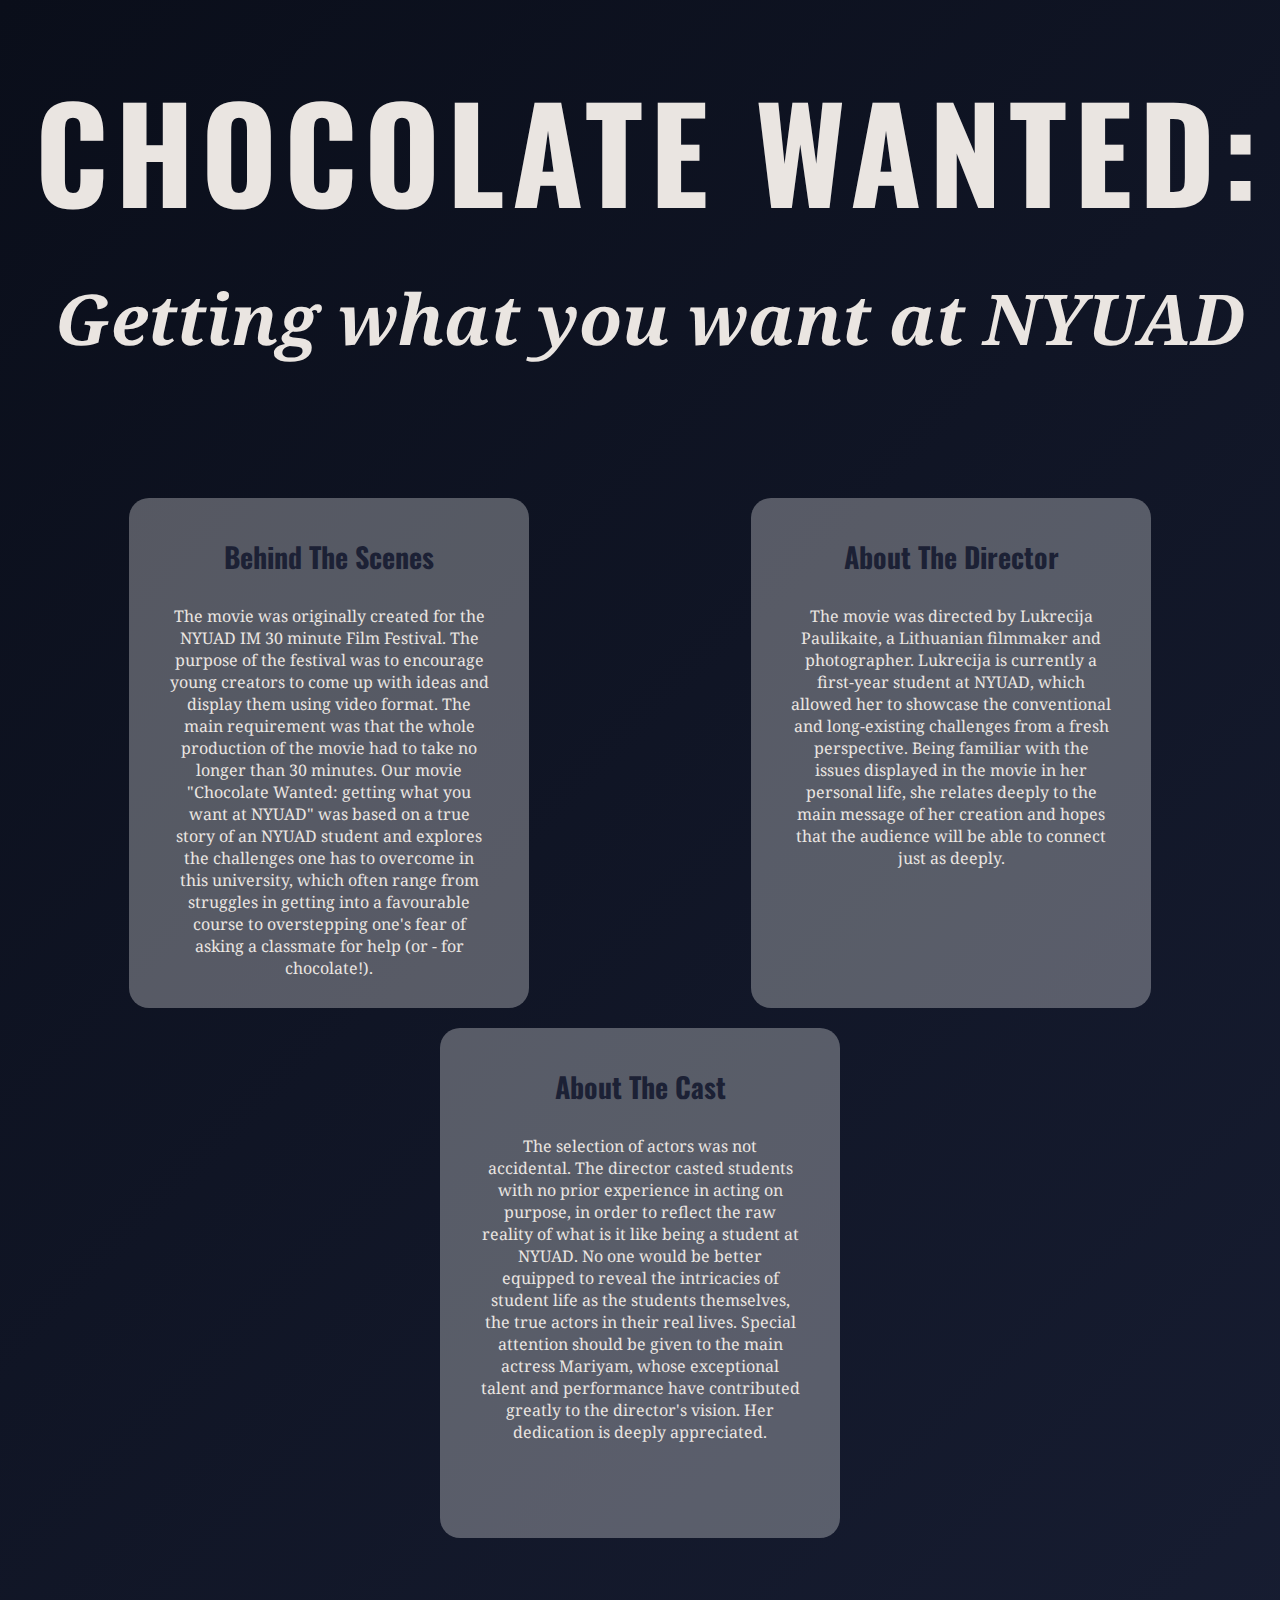
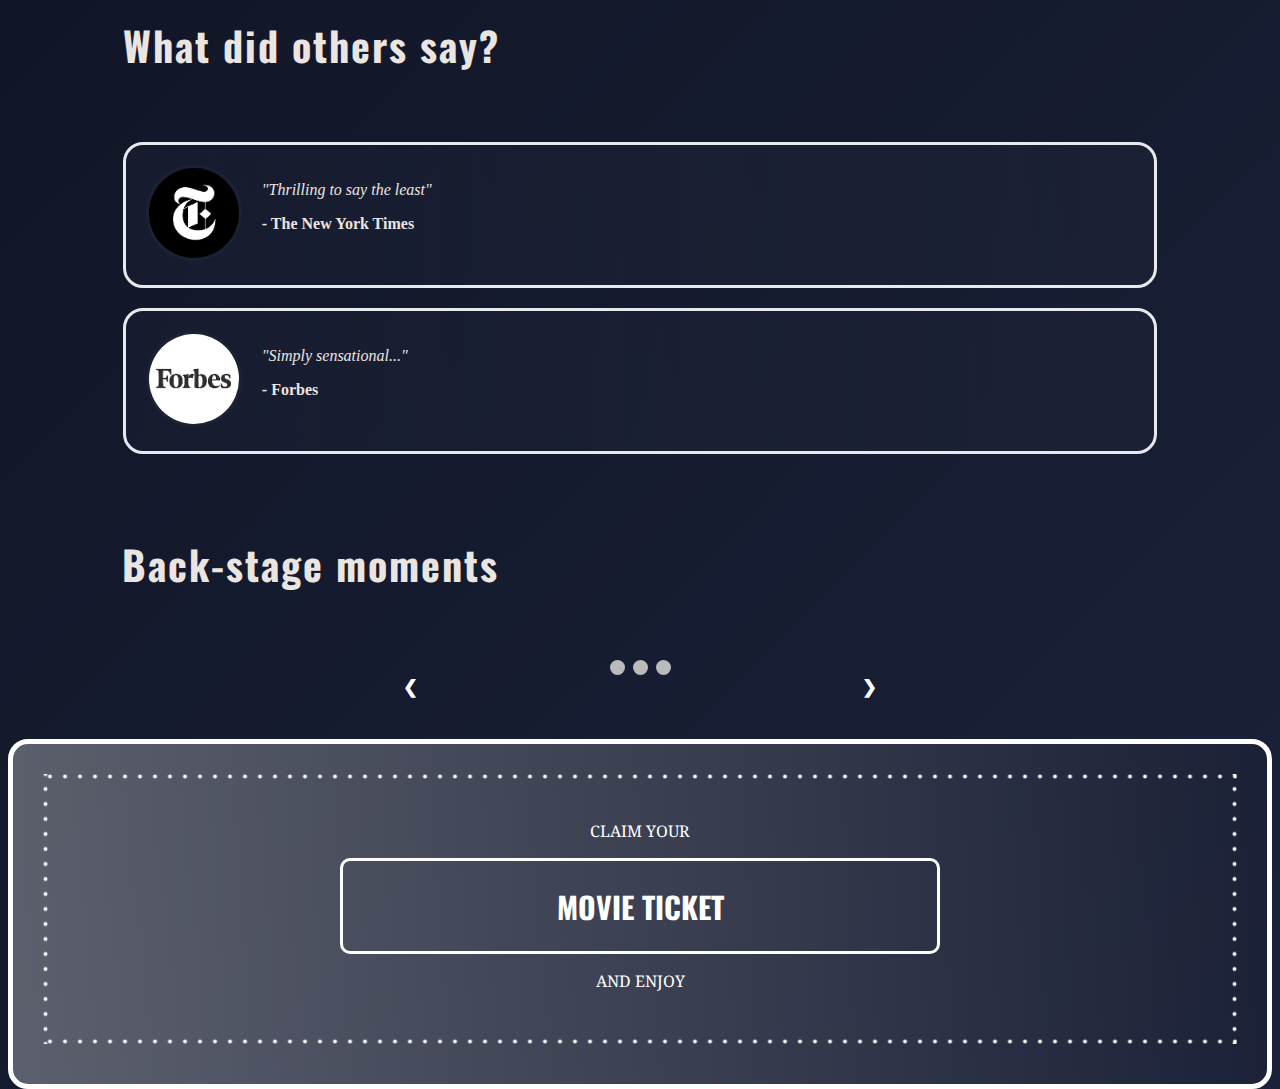
<file: index.html>
<html> 
    <head>
        <meta charset="utf-8">
        <title>30FF</title>
        <link rel="stylesheet" href="CSS/style.css"/>
        <link href="https://fonts.googleapis.com/css2?family=Noto+Serif&family=Oswald:wght@500&display=swap" rel="stylesheet">
    </head>
<body>

<script src="JS/script.js"></script>    

<div class="animated-background">
    
    <main>
 
         <div class="title">
             <h1> Chocolate Wanted: </h1>
             <h2>  Getting what you want at NYUAD </h2>
         </div>

           
<!-- 3 boxes (Behind the scenes, director and cast) -->
         <div class="content-container">
                <div class="content-item">
                    <h3> Behind The Scenes</h3>
                    <p class="content-container-text"> The movie was originally created for the NYUAD IM 30 minute Film Festival. The purpose of the festival was to encourage young creators to come up with ideas and display them using video format. The main requirement was that the whole production of the movie had to take no longer than 30 minutes. Our movie "Chocolate Wanted: getting what you want at NYUAD" was based on a true story of an NYUAD student and explores the challenges one has to overcome in this university, which often range from struggles in getting into a favourable course to overstepping one's fear of asking a classmate for help (or - for chocolate!).</p>
                 </div>

                 <div class="content-item">
                  <h3> About The Director</h3>
                  <p class="content-container-text"> The movie was directed by Lukrecija Paulikaite, a Lithuanian filmmaker and photographer. Lukrecija is currently a first-year student at NYUAD, which allowed her to showcase the conventional and long-existing challenges from a fresh perspective. Being familiar with the issues displayed in the movie in her personal life, she relates deeply to the main message of her creation and hopes that the audience will be able to connect just as deeply. </p>
                 </div>

                 <div class="content-item">
                     <h3> About The Cast</h3>
                     <p class="content-container-text"> The selection of actors was not accidental. The director casted students with no prior experience in acting on purpose, in order to reflect the raw reality of what is it like being a student at NYUAD. No one would be better equipped to reveal the intricacies of student life as the students themselves, the true actors in their real lives. Special attention should be given to the main actress Mariyam, whose exceptional talent and performance have contributed greatly to the director's vision. Her dedication is deeply appreciated. </p>
                  </div>
         </div>

<!-- Review boxes -->
         <div class="review-box">
                <h5> What did others say? </h5>
             <div class="review">
                 <!-- for avatar images, taken from: https://www.w3schools.com/howto/howto_css_testimonials.asp -->
                 <img src="Images/new-york-times.png" alt="avatar" style="width: 90px">
                 <blockquote> "Thrilling to say the least"</blockquote>
                    <b class="response-author"> - The New York Times</b>
            
             </div>
             <div class="review">
                 <img src="Images/forbes.png" alt="avatar" style="width: 90px">
                 <blockquote> "Simply sensational..."</blockquote>
                 <b class="response-author"> - Forbes</b>
             </div>
          </div>

<!-- Slideshow -->
          <h5 class="slideshow-box-title"> Back-stage moments</h5>
          <!--Slideshow, taken from:https://www.w3schools.com/howto/howto_js_slideshow.asp -->
        <div class="slideshow-box">
             <!-- Full-width images with number and caption text -->
        <div class="Slide fade">
                 <div class="slide-index">1 / 3</div>
                 <img src="Images/the-cast.JPG" style="width:30%">
                  <div class="slide-text">The Team</div>
              </div>
  
             <div class="Slide fade">
                 <div class="slide-index">2 / 3</div>
                 <img src="Images/the-director.jpg" style="width:30%">
                  <div class="slide-text">The Director</div>
              </div>
  
             <div class="Slide fade">
                  <div class="slide-index">3 / 3</div>
                  <img src="Images/support-system.JPG" style="width:30%">
                  <div class="slide-text">The Support</div>
            </div>

             <!-- Next and previous buttons -->
            <a class="prev" onclick="showSlides(-1)">&#10094;</a>
            <a class="next" onclick="showSlides(1)">&#10095;</a>
        </div>


        <!-- The dots/circles -->
        <div style="text-align:center">
            <span class="dot" onclick="showSlides(1)"></span>
            <span class="dot" onclick="showSlides(2)"></span>
            <span class="dot" onclick="showSlides(3)"></span>
        </div>

<!-- The movie ticket -->
        <div class= "movie-ticket">
                 <div class="movie-ticket-inside">
                        <p class="movie-ticket-p"> CLAIM YOUR</p>
                     <button class="movie-ticket-button"><a href="html/movie.html"><h4> MOVIE TICKET</h4></a>
                     </button>
                     <p class="movie-ticket-p"> AND ENJOY</p>
                  </div>
             </div>

         </div>
     </main>

</div>
</body>
   
  
</html>
</file>
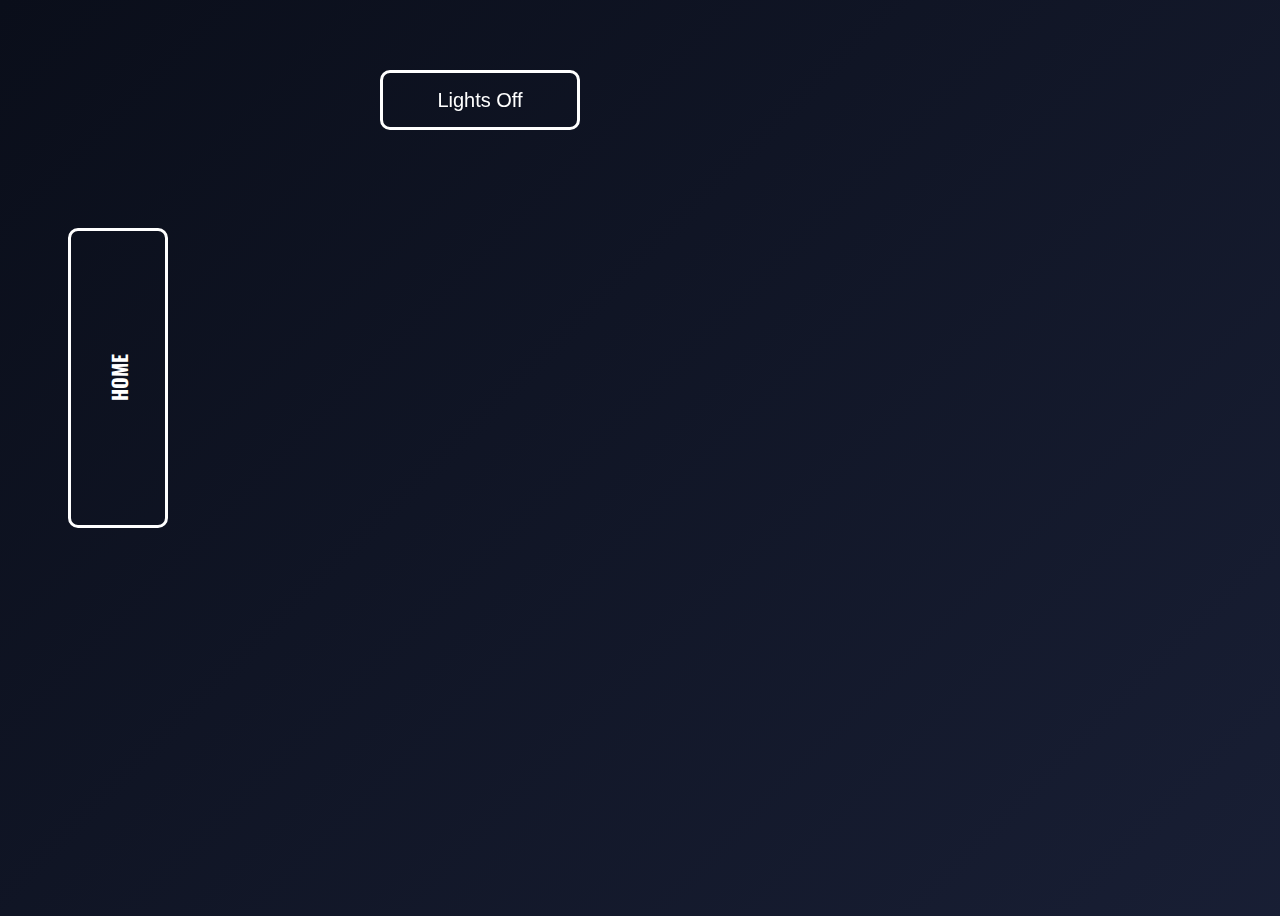
<file: html/movie.html>
<!DOCTYPE html>
<html> 
    <head>
        <meta charset="utf-8">
        <title>Movie</title>
        <link rel="stylesheet" href="../CSS/style.css"/>
        <link rel="stylesheet" href="../CSS/movie.css">
        <link href="https://fonts.googleapis.com/css2?family=Noto+Serif&family=Oswald:wght@500&display=swap" rel="stylesheet">
    </head>
<body>
<!-- Home button -->
    <button class="home-button"><a href="../index.html"> <span><h4> HOME</h4></span></a>
    </button>

<div class="animated-background"></div>

<!-- <button class="lights-off"> Lights Off</button> --> 
 <div class="video-container">
<!-- Lights on/off for the vide, taken from:  https://vm.tiktok.com/ZMFd1JpUd/ -->
    <button class="lights-off">Lights Off</button>
    <iframe width="900" height="506" src="https://www.youtube.com/embed/bPmylunPlMM" title="YouTube video player" frameborder="0" allow="accelerometer; autoplay; clipboard-write; encrypted-media; gyroscope; picture-in-picture" allowfullscreen></iframe>
            <div class="overlay"></div>  
 </div>

</body>
<script src="../JS/movie.js"></script>
</html>
</file>
<file: CSS/style.css>
/* Defining fonts */
h1{
    font-family: 'Oswald', sans-serif; 
    font-size: 130px;
    text-transform: uppercase;
    margin-top: 0px;
    margin-bottom: 50px;
    margin-left: 20px;
    letter-spacing: 7px;
    line-height: 95%;
    color: #EAE5E1;
}
h2{
    font-family: 'Noto Serif', serif;
    font-style: italic;  
    font-size: 70px;
    color: #EAE5E1; 
    margin-left: 20px;
}

h3{
    font-family: 'Oswald', sans-serif;
    color:#1C2135;
    font-size: 28px;
}

h4{
    font-family: 'Oswald', sans-serif;
}

h5{
    margin-left: 20px;
    display: block;
    font-family: 'Oswald', sans-serif;
    font-size: 40px;
    padding-top: 0px;
    letter-spacing: 2px;
    color: #EAE5E1;
}

p{
    font-family: 'Noto Serif', serif;
}



body {
  /* animated background, taken from: https://codepen.io/P1N2O/pen/pyBNzX */
    background: linear-gradient(-45deg, #515A82, #353D60, #1D243D, #0A0E1A);
	background-size: 400% 400%;
	animation: gradient 10s ease infinite;
	height: 100vh;
}

@keyframes gradient {
	0% {
		background-position: 0% 50%;
	}
	50% {
		background-position: 100% 50%;
	}
	100% {
		background-position: 0% 50%;
	}
}


/* Review boxes */
.review-box{
margin: auto;
width: 85%;
padding-top: 0px;
}

.review{
    height: 100px;
    background: linear-gradient( 90deg, rgba(28, 33, 53,0.4), rgba(28,33,53,0.8)) ;
    margin: 20px;
    text-align: left;
    padding-top: 20px;
    padding-left: 20px;
    padding-bottom: 20px;
    border-radius: 20px;
    border: solid 3px #E7E9EE;
    transition: ease-in 0.5s;
}

.review:hover{
    box-shadow: 0 0 20px rgb(255, 255, 255);
}

blockquote{
    font-style: italic;
    color: #EAE5E1;
}

.response-author{
    font-weight: bold;
    color: #EAE5E1;
}

.review img{
    float: left;
    margin-right: 20px;
    border-radius: 50%;
    border: solid 3px #1C2135;
}

/* Movie ticket styling */

.movie-ticket{
    border: 5px solid white;
    padding: 20px;
    text-align: center;
    margin: 60px 0px 20px 0px;
    height: 300px;
    border-radius: 20px;
    background: linear-gradient( 90deg, rgba(255,255,255,0.3), rgba(28,33,53,0.5)) ;
}

.movie-ticket-p{
    color: white;
}

/* for dotted lines, taken from: https://stackoverflow.com/questions/6250394/how-to-increase-space-between-dotted-border-dots*/
.movie-ticket-inside{
    text-align: center;
    padding-top: 30px;
    background-image:
        radial-gradient(circle at 2.5px, #fff 1.25px, rgba(255,255,255,0) 2.5px),
        radial-gradient(circle, #fff 1.25px, rgba(255,255,255,0) 2.5px),
        radial-gradient(circle at 2.5px, #fff 1.25px, rgba(255,255,255,0) 2.5px),
        radial-gradient(circle, #fff 1.25px, rgba(255,255,255,0) 2.5px);
    background-position: top, right, bottom, left;
    background-size: 15px 5px, 5px 15px;
    background-repeat: repeat-x, repeat-y;
    margin: 10px;
    height: 240px;
    }

/* button animation, taken from: https://vm.tiktok.com/ZMFJtQtUt/ */
.movie-ticket-button{
    width: 600px;
    height: 40%;
    text-align: center;
    font-size: 30px;
    padding: 0px;
    line-height: 40%;
    background: transparent;
    border-radius: 10px;
    border: 3px solid white;
    cursor: pointer;
    box-shadow: 0 0 0 white;
    transition: ease-in .5s;
}

a{
    color: white;
    text-decoration: none;
    transition: ease-in .5s;
}

.movie-ticket-button:hover{
    box-shadow: 0 0 20px rgb(255, 255, 255),
    inset 600px 0 #fff;
}

.movie-ticket-button:hover a{
    color: rgb(38, 38, 38)
}

/* For the 3 boxes (Behind the scenes, director and cast) */
.content-container{
    display:flex;
    /* to style boxes along the main axis*/
    justify-content: space-around;
    /* to wrap boxes in different order instead of shrinking them*/
    flex-wrap: wrap;
    padding-right: 10px;
    padding-left: 10px;
    margin-bottom: 20px;
    
}

.content-item{
    transition: ease-in 0.5s;
    width: 400px;
    margin: 10px;
    height: 500px;
    padding-top: 10px;
    background-color: rgb(213, 213, 213);
    border-radius: 20px;
    text-align: center;
    background: rgba(255, 255, 255, 0.3)
}

.content-item:hover{
    background: linear-gradient( 0deg, rgba(255,255,255,0.3), rgba(255,255,255,0.6));
    
}
    

.content-container-text{
    color: #EAE5E1;
    padding: 0px 40px 10px 40px;
}

.title{
    width: 100%;
    height: 400px;
    position: relative;
    margin: auto;
    text-align: center;
    padding-top: 80px;

}

.slideshow-box-title{
    margin-left: 9%;
    margin-top: 80px;
}

/* Slideshow, taken from https://www.w3schools.com/howto/howto_js_slideshow.asp */
.slideshow-box{
    position: relative;
    margin: auto;
    margin-top: 60px;
    box-sizing: border-box;
    text-align: center;
    
}

/* Hide the images by default */
.Slide {
   display: none;
   margin: auto;
   padding: 0px 100px 0px 100px;
  }

  /* Next & previous buttons */
.prev, .next {
    cursor: pointer;
    position: absolute;
    top: 50%;
    width: auto;
    margin-top: -22px; 
    padding: 16px;
    margin: auto;
    color: white;
    font-weight: bold;
    font-size: 18px;
    transition: 0.6s ease;
    border-radius: 0 3px 3px 0;
    user-select: none;
  }

  /* Position the "next button" to the right */
.next {
    right: 30%;
    border-radius: 3px 0 0 3px;
  }

  .prev{
    left: 30%;
  }

  /* On hover, add a black background color with a little bit see-through */
.prev:hover, .next:hover {
    background-color: rgba(0,0,0,0.8);
  }

  /* Caption text */
.slide-text {
    color: #f2f2f2;
    font-size: 20px;
    padding: 8px 8px 16px 8px;
    /* position: absolute; */
    bottom: 8px;
    width: 100%;
    text-align: center;
    margin: auto;
    font-family: 'Noto Serif', serif;
  }

  /* Number text (1/3 etc) */
.slide-index {
    color: #f2f2f2;
    font-size: 12px;
    padding: 8px 0 12px 460px;
    position: absolute;
    top: 0;
    margin: auto;
    font-family: 'Noto Serif', serif;
  }

/* The dots/bullets/indicators */
.dot {
    cursor: pointer;
    height: 15px;
    width: 15px;
    margin: 0 2px;
    background-color: #bbb;
    border-radius: 50%;
    display: inline-block;
    transition: background-color 0.6s ease;
  }
  
  .active, .dot:hover {
    background-color: #717171;
  }

  .slide img{
    border-radius: 20px;
  }
</file>
<file: CSS/movie.css>
body {
    /* animated background, taken from: https://codepen.io/P1N2O/pen/pyBNzX */
    background: linear-gradient(-45deg, #515A82, #353D60, #1D243D, #0A0E1A);
	background-size: 400% 400%;
	animation: gradient 10s ease infinite;
	height: 100vh;
}

@keyframes gradient {
	0% {
		background-position: 0% 50%;
	}
	50% {
		background-position: 100% 50%;
	}
	100% {
		background-position: 0% 50%;
	}
}


/* Lights on/off for the vide, taken from:  https://vm.tiktok.com/ZMFd1JpUd/ */
.lights-off{
	position: fixed;
	top: 70px;
	display: block;
	right: 700px;
	width: 200px;
    height: 60px;
    text-align: center;
    font-size: 20px;
	color: #fff;
    line-height: 0px;
    background: transparent;
    border-radius: 10px;
    border: 3px solid white;
   
}


iframe{
	z-index: 999;
	position: absolute;
	margin-top: 200px;
	
	
}

  .overlay{
	position: fixed;
	margin: auto;
	border-radius: 20px;
	/* width: 65%; */
	width: 1000px;
	height: 700px;
	padding: 40px;
	inset: 0;
	z-index: 998;
	background-color: rgba(0, 0, 0, 0.95);
	display: none;
}

/* button animation, taken from: https://vm.tiktok.com/ZMFJtQtUt/ */
.home-button{
	position: relative;
    width: 100px;
    height: 300px;
    text-align: center;
    font-size: 20px;
    padding: auto;
	margin: 220px 140px 0px 60px;
    line-height: 0px;
    background: transparent;
    border-radius: 10px;
    border: 3px solid white;
    cursor: pointer;
    box-shadow: 0 0 0 white;
    transition: ease-in .5s;
	float: left;
}

.home-button span{
	display: inline-block;
    transform: rotate(-90deg);
}

.home-button a{
    color: white;
    text-decoration: none;
    transition: ease-in .5s;
}

.home-button:hover{
    box-shadow: 0 0 20px rgb(255, 255, 255),
    inset 100px 0 #fff;
}

.home-button:hover a{
    color: rgb(38, 38, 38)
}
</file>
